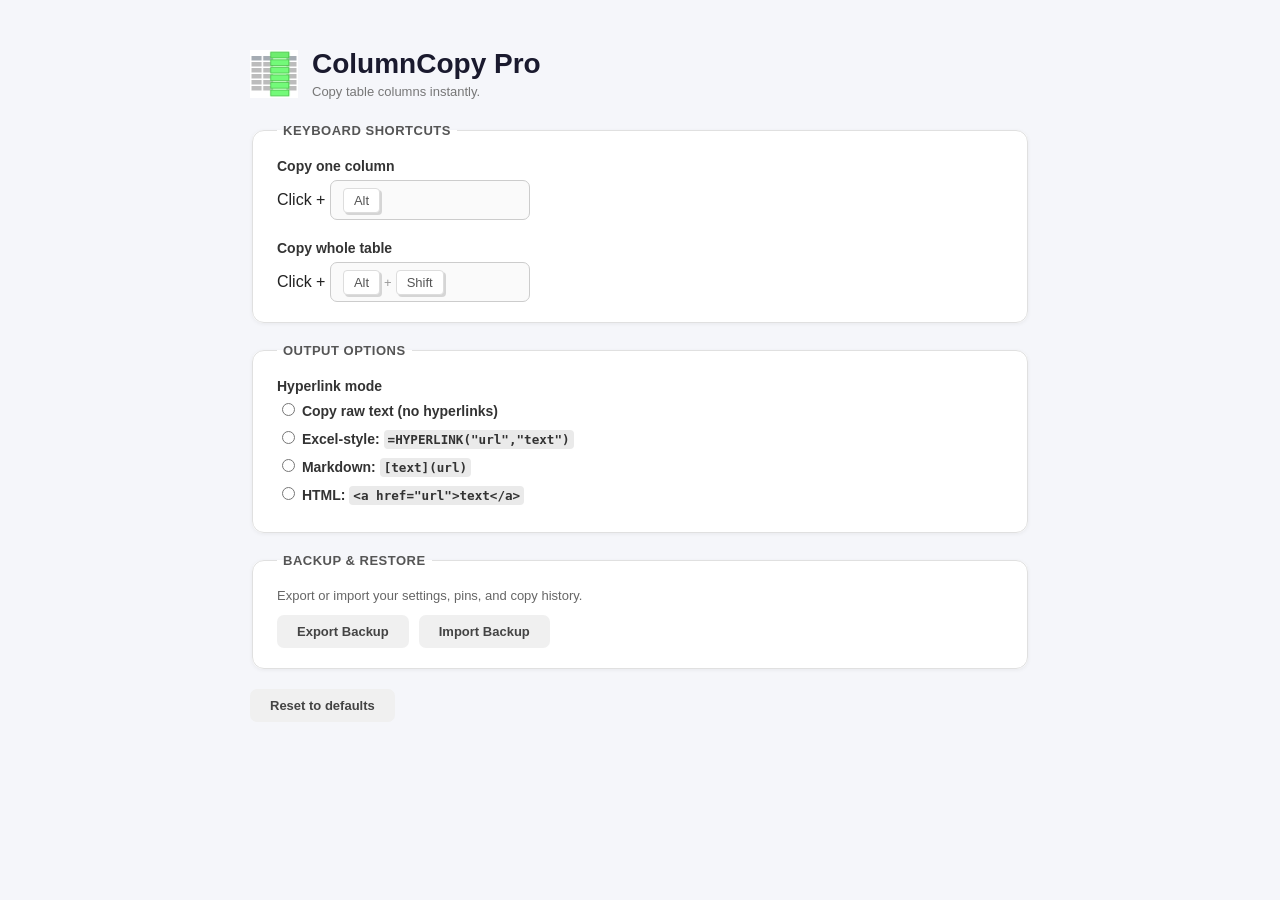
<file: src/options/index.html>
<!DOCTYPE html>
<html lang="en">
<head>
  <meta charset="utf-8">
  <meta name="viewport" content="width=device-width">
  <title>ColumnCopy Pro &mdash; Settings</title>
  <link rel="stylesheet" href="options.css">
</head>
<body>
<div id="container">

  <div id="header-row">
    <img id="icon" src="../../icons/icon48.png" alt="ColumnCopy">
    <div>
      <h1>ColumnCopy Pro</h1>
      <p id="tagline">Copy table columns instantly.</p>
    </div>
  </div>

  <form>
    <fieldset>
      <legend>Keyboard shortcuts</legend>
      <div class="form-item">
        <label>Copy one column</label>
        <span>Click + </span>
        <span class="input" id="columnHotkey"><span class="key">Alt</span></span>
      </div>
      <div class="form-item" id="table-hotkey-row">
        <label>Copy whole table</label>
        <span>Click + </span>
        <span class="input" id="tableHotkey"><span class="key">Alt</span><span class="sep">+</span><span class="key">Shift</span></span>
      </div>
    </fieldset>

    <fieldset>
      <legend>Output options</legend>
      <div class="form-item">
        <label>Hyperlink mode</label>
        <div>
          <label class="radio-label">
            <input type="radio" name="hyperlinkMode" id="hyperlinkMode-off" value="off">
            Copy raw text (no hyperlinks)
          </label>
          <label class="radio-label">
            <input type="radio" name="hyperlinkMode" id="hyperlinkMode-excel" value="excel">
            Excel-style: <code>=HYPERLINK("url","text")</code>
          </label>
          <label class="radio-label">
            <input type="radio" name="hyperlinkMode" id="hyperlinkMode-markdown" value="markdown">
            Markdown: <code>[text](url)</code>
          </label>
          <label class="radio-label">
            <input type="radio" name="hyperlinkMode" id="hyperlinkMode-html" value="html">
            HTML: <code>&lt;a href="url"&gt;text&lt;/a&gt;</code>
          </label>
        </div>
      </div>
    </fieldset>

    <fieldset>
      <legend>Backup &amp; Restore</legend>
      <div class="form-item backup-restore-item">
        <p class="description">Export or import your settings, pins, and copy history.</p>
        <div class="button-group">
          <button type="button" id="exportBackup" class="btn btn-secondary">Export Backup</button>
          <button type="button" id="importBackupBtn" class="btn btn-secondary">Import Backup</button>
          <input type="file" id="importFileInput" accept=".json" style="display: none;">
        </div>
        <div id="backup-status-msg" class="status-msg hidden"></div>
      </div>
    </fieldset>

    <div id="actions-row">
      <button id="resetDefault" class="btn btn-secondary">Reset to defaults</button>
      <span id="saved-msg" class="hidden">&#10003; Saved</span>
    </div>
  </form>

</div>
<script src="../../js/jquery/jquery.js"></script>
<script src="../../js/jquery.hotkeys/jquery.hotkeys.js"></script>
<script src="../shared/shared.js"></script>
<script src="options.js"></script>
</body>
</html>
</file>
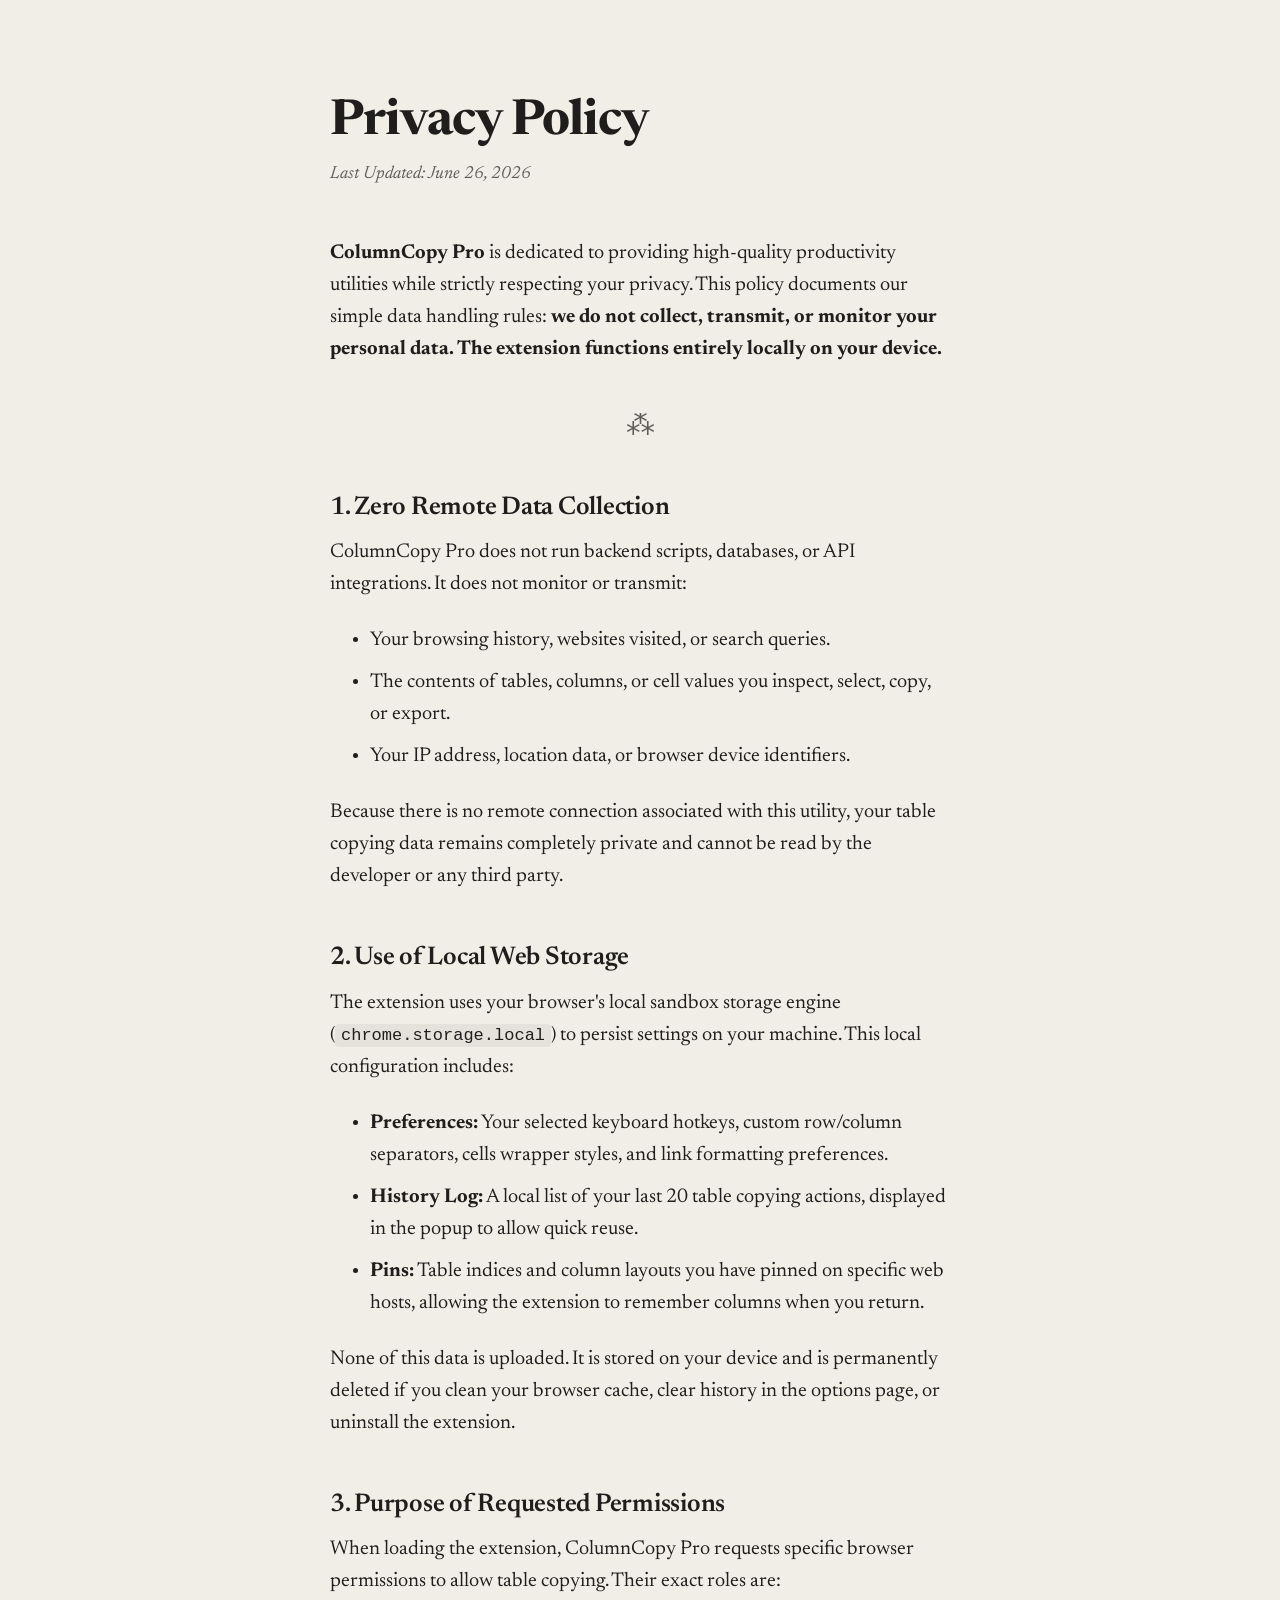
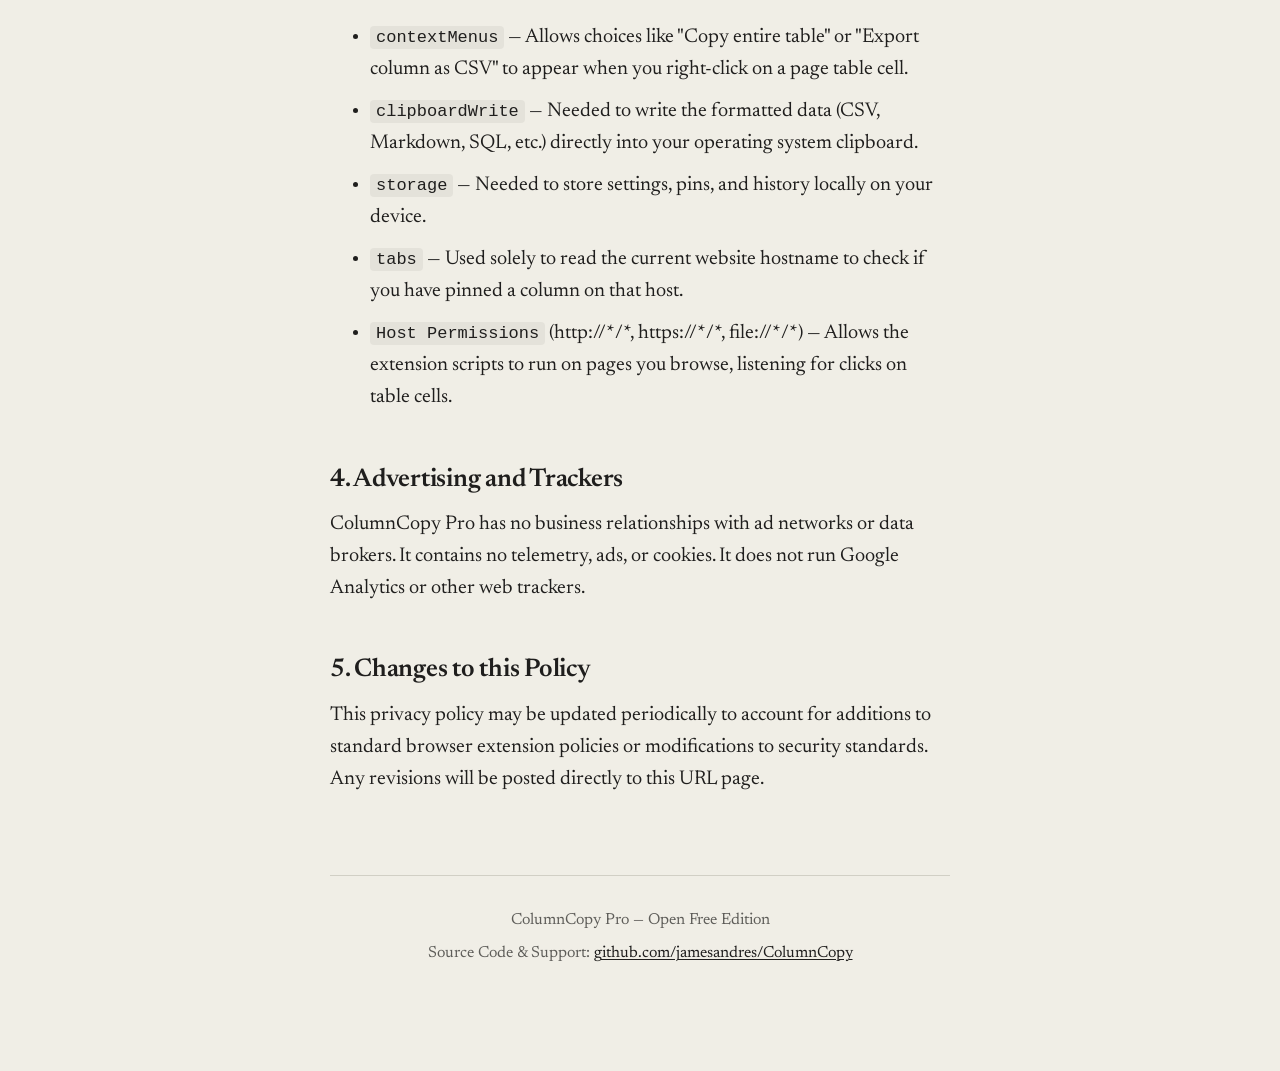
<file: privacy-policy.html>
<!DOCTYPE html>
<html lang="en">
<head>
  <meta charset="utf-8">
  <meta name="viewport" content="width=device-width, initial-scale=1.0">
  <title>Privacy Policy — ColumnCopy Pro</title>
  <link rel="preconnect" href="https://fonts.googleapis.com">
  <link rel="preconnect" href="https://fonts.gstatic.com" crossorigin>
  <link href="https://fonts.googleapis.com/css2?family=Newsreader:ital,opsz,wght@0,6..72,400;0,6..72,500;0,6..72,600;1,6..72,400&display=swap" rel="stylesheet">
  <style>
    :root {
      --bg: #f0eee6;
      --text: #1f1e1d;
      --text-secondary: #5e5d59;
      --border: #d1cfc5;
      --link-hover: #5e5d59;
      --selection: rgba(0, 100, 255, 0.26);
    }

    /* Dark Mode Inversion (Standard CWS preferences-color-scheme) */
    @media (prefers-color-scheme: dark) {
      :root {
        --bg: #1f1e1d;
        --text: #f0eee6;
        --text-secondary: #b0aea5;
        --border: #3d3d3a;
        --link-hover: #b0aea5;
      }
    }

    * {
      box-sizing: border-box;
      margin: 0;
      padding: 0;
    }

    body {
      background-color: var(--bg);
      color: var(--text);
      font-family: "Newsreader", "Georgia", "Times New Roman", serif;
      font-size: 1.25rem;
      line-height: 1.6;
      padding: 6rem 20px;
      -webkit-font-smoothing: antialiased;
      transition: background-color 0.2s linear, color 0.2s linear;
    }

    ::selection {
      background-color: var(--selection);
      color: inherit;
    }

    .container {
      max-width: 38.75rem; /* 620px — narrow readable column matching darioamodei.com */
      margin: 0 auto;
    }

    header {
      margin-bottom: 3rem;
    }

    h1.title {
      font-size: 3.1rem;
      font-weight: 700;
      line-height: 1.1;
      margin-bottom: 0.2em;
      color: var(--text);
      letter-spacing: -0.02em;
    }

    .subtitle {
      font-size: 1.1rem;
      color: var(--text-secondary);
      font-style: italic;
      margin-bottom: 1.5em;
    }

    h2 {
      font-size: 1.6rem;
      font-weight: 600;
      line-height: 1.2;
      margin-top: 2em;
      margin-bottom: 0.5em;
      color: var(--text);
      letter-spacing: -0.01em;
    }

    p {
      margin-bottom: 1.2em;
    }

    ul {
      margin-bottom: 1.2em;
      padding-left: 2em;
    }

    li {
      margin-bottom: 0.5em;
    }

    a {
      color: var(--text);
      text-decoration: underline;
      text-underline-offset: 0.15em;
      text-decoration-thickness: 0.08em;
      transition: color 0.2s linear;
    }

    a:hover {
      color: var(--link-hover);
    }

    .badge {
      font-family: "SF Mono", "Fira Code", monospace;
      font-size: 0.85em;
      background-color: rgba(0, 0, 0, 0.05);
      padding: 2px 6px;
      border-radius: 4px;
    }

    @media (prefers-color-scheme: dark) {
      .badge {
        background-color: rgba(255, 255, 255, 0.08);
      }
    }

    hr.dinkus {
      border: none;
      margin: 3rem 0;
      text-align: center;
    }

    hr.dinkus::after {
      content: "⁂";
      display: block;
      font-size: 1.8rem;
      color: var(--text-secondary);
      line-height: 1;
    }

    footer {
      margin-top: 5rem;
      padding-top: 2rem;
      border-top: 1px solid var(--border);
      font-size: 1rem;
      color: var(--text-secondary);
      text-align: center;
    }

    footer p {
      margin-bottom: 0.5em;
    }
  </style>
</head>
<body>

  <div class="container">
    <header>
      <h1 class="title">Privacy Policy</h1>
      <p class="subtitle">Last Updated: June 26, 2026</p>
    </header>

    <section>
      <p><strong>ColumnCopy Pro</strong> is dedicated to providing high-quality productivity utilities while strictly respecting your privacy. This policy documents our simple data handling rules: <strong>we do not collect, transmit, or monitor your personal data. The extension functions entirely locally on your device.</strong></p>
    </section>

    <hr class="dinkus">

    <section>
      <h2>1. Zero Remote Data Collection</h2>
      <p>ColumnCopy Pro does not run backend scripts, databases, or API integrations. It does not monitor or transmit:</p>
      <ul>
        <li>Your browsing history, websites visited, or search queries.</li>
        <li>The contents of tables, columns, or cell values you inspect, select, copy, or export.</li>
        <li>Your IP address, location data, or browser device identifiers.</li>
      </ul>
      <p>Because there is no remote connection associated with this utility, your table copying data remains completely private and cannot be read by the developer or any third party.</p>
    </section>

    <section>
      <h2>2. Use of Local Web Storage</h2>
      <p>The extension uses your browser's local sandbox storage engine (<span class="badge">chrome.storage.local</span>) to persist settings on your machine. This local configuration includes:</p>
      <ul>
        <li><strong>Preferences:</strong> Your selected keyboard hotkeys, custom row/column separators, cells wrapper styles, and link formatting preferences.</li>
        <li><strong>History Log:</strong> A local list of your last 20 table copying actions, displayed in the popup to allow quick reuse.</li>
        <li><strong>Pins:</strong> Table indices and column layouts you have pinned on specific web hosts, allowing the extension to remember columns when you return.</li>
      </ul>
      <p>None of this data is uploaded. It is stored on your device and is permanently deleted if you clean your browser cache, clear history in the options page, or uninstall the extension.</p>
    </section>

    <section>
      <h2>3. Purpose of Requested Permissions</h2>
      <p>When loading the extension, ColumnCopy Pro requests specific browser permissions to allow table copying. Their exact roles are:</p>
      <ul>
        <li><span class="badge">contextMenus</span> — Allows choices like "Copy entire table" or "Export column as CSV" to appear when you right-click on a page table cell.</li>
        <li><span class="badge">clipboardWrite</span> — Needed to write the formatted data (CSV, Markdown, SQL, etc.) directly into your operating system clipboard.</li>
        <li><span class="badge">storage</span> — Needed to store settings, pins, and history locally on your device.</li>
        <li><span class="badge">tabs</span> — Used solely to read the current website hostname to check if you have pinned a column on that host.</li>
        <li><span class="badge">Host Permissions</span> (http://*/*, https://*/*, file://*/*) — Allows the extension scripts to run on pages you browse, listening for clicks on table cells.</li>
      </ul>
    </section>

    <section>
      <h2>4. Advertising and Trackers</h2>
      <p>ColumnCopy Pro has no business relationships with ad networks or data brokers. It contains no telemetry, ads, or cookies. It does not run Google Analytics or other web trackers.</p>
    </section>

    <section>
      <h2>5. Changes to this Policy</h2>
      <p>This privacy policy may be updated periodically to account for additions to standard browser extension policies or modifications to security standards. Any revisions will be posted directly to this URL page.</p>
    </section>

    <footer>
      <p>ColumnCopy Pro &mdash; Open Free Edition</p>
      <p>Source Code & Support: <a href="https://github.com/jamesandres/ColumnCopy" target="_blank" rel="noopener noreferrer">github.com/jamesandres/ColumnCopy</a></p>
    </footer>
  </div>

</body>
</html>
</file>
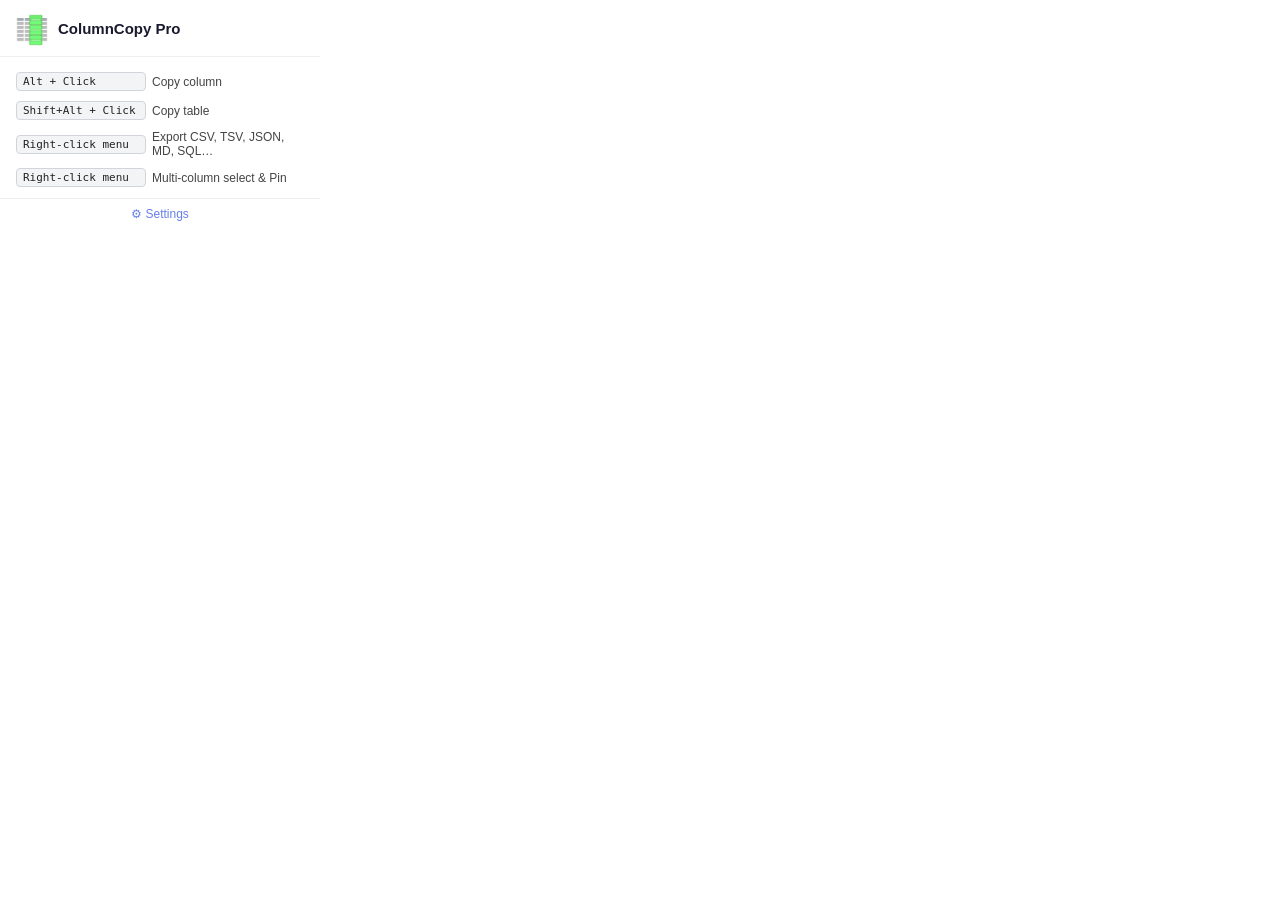
<file: src/popup/popup.html>
<!DOCTYPE html>
<html lang="en">
<head>
  <meta charset="utf-8">
  <title>ColumnCopy Pro</title>
  <link rel="stylesheet" href="popup.css">
</head>
<body>
  <div id="header">
    <img src="../../icons/icon48.png" alt="ColumnCopy" id="logo">
    <div>
      <div id="title">ColumnCopy Pro</div>
    </div>
  </div>

  <div id="shortcuts">
    <div class="sc-row">
      <span class="sc-key">Alt + Click</span>
      <span class="sc-label">Copy column</span>
    </div>
    <div class="sc-row pro-row">
      <span class="sc-key">Shift+Alt + Click</span>
      <span class="sc-label">Copy table</span>
    </div>
    <div class="sc-row pro-row">
      <span class="sc-key">Right-click menu</span>
      <span class="sc-label">Export CSV, TSV, JSON, MD, SQL&hellip;</span>
    </div>
    <div class="sc-row pro-row">
      <span class="sc-key">Right-click menu</span>
      <span class="sc-label">Multi-column select &amp; Pin</span>
    </div>
  </div>

  <div id="pinned-section" class="hidden">
    <div id="pinned-title">&#128204; Pinned Columns</div>
    <ul id="pinned-list"></ul>
  </div>

  <div id="history-section" class="hidden">
    <div id="history-title">Recent Copies</div>
    <div id="history-search-wrap">
      <input id="history-search" type="text" placeholder="&#128269; Search history&hellip;" autocomplete="off" spellcheck="false">
    </div>
    <ul id="history-list">
      <li class="history-empty">No copies yet &mdash; Alt+Click any table cell!</li>
    </ul>
  </div>

  <div id="footer">
    <a href="#" id="options-link">&#9881; Settings</a>
  </div>

  <script src="popup.js"></script>
</body>
</html>
</file>
<file: src/options/options.css>
*,*::before,*::after{box-sizing:border-box}
html,body{margin:0;padding:0;font-family:"Helvetica Neue",Helvetica,Arial,sans-serif;background:#f5f6fa;color:#222}
.hidden{display:none!important}

#container{min-width:640px;max-width:780px;width:90%;margin:3em auto 4em}

#header-row{display:flex;align-items:center;gap:14px;margin-bottom:24px}
#icon{height:48px;width:48px;flex-shrink:0}
h1{font-size:28px;font-weight:700;color:#1a1a2e;margin:0 0 4px;display:flex;align-items:center;gap:10px}
#pro-title-badge{font-size:13px;font-weight:700;background:linear-gradient(135deg,#667eea,#764ba2);color:#fff;padding:2px 10px;border-radius:20px;vertical-align:middle}
#tagline{margin:0;font-size:13px;color:#777}

/* Code element */
code {
  background: #eaeaea;
  padding: 2px 4px;
  border-radius: 4px;
  font-family: Consolas, Monaco, 'Andale Mono', 'Ubuntu Mono', monospace;
  font-size: 90%;
}

/* Backup & Restore styling */
.backup-restore-item {
  display: flex;
  flex-direction: column;
  gap: 12px;
}
.backup-restore-item .description {
  margin: 0;
  font-size: 13px;
  color: #666;
}
.backup-restore-item .button-group {
  display: flex;
  gap: 10px;
}
.status-msg {
  font-size: 13px;
  padding: 8px 12px;
  border-radius: 6px;
  margin-top: 8px;
}

/* Fieldsets */
fieldset{background:#fff;border:1px solid #e0e0e0;border-radius:12px;padding:20px 24px;margin-bottom:20px;box-shadow:0 1px 4px rgba(0,0,0,.06)}
legend{font-size:13px;font-weight:600;color:#555;text-transform:uppercase;letter-spacing:.5px;padding:0 6px}
.form-item{margin-bottom:20px}
.form-item:last-child{margin-bottom:0}
.form-item label{display:block;font-size:14px;font-weight:600;color:#333;margin-bottom:6px}
.input{display:inline-flex;align-items:center;min-height:40px;min-width:200px;padding:4px 12px;border:1px solid #ccc;border-radius:7px;background:#fafafa;color:#555;cursor:pointer;transition:border .15s,box-shadow .15s}
.input.focus{border-color:rgba(82,168,236,.8);box-shadow:0 0 0 3px rgba(82,168,236,.2);outline:none}
.key{display:inline-block;padding:4px 10px;border:1px solid #ddd;border-radius:4px;box-shadow:2px 2px 0 rgba(0,0,0,.15);font-size:13px;background:#fff}
.sep{display:inline-block;padding:0 4px;font-size:13px;color:#999}

.radio-label{display:flex;align-items:flex-start;gap:8px;font-size:13px;color:#444;margin-bottom:8px;cursor:pointer;line-height:1.5}

#actions-row{display:flex;align-items:center;gap:14px;margin-top:4px}
.btn{padding:9px 20px;border-radius:7px;border:none;font-size:13px;font-weight:600;cursor:pointer;font-family:inherit;transition:opacity .15s}
.btn-secondary{background:#f0f0f0;color:#444}
.btn-secondary:hover{background:#e4e4e4}
#saved-msg{font-size:13px;color:#166534;font-weight:500}

.opt-toast{position:fixed;bottom:24px;right:24px;background:#1a1a2e;color:#fff;padding:10px 18px;border-radius:8px;font-size:13px;box-shadow:0 4px 20px rgba(0,0,0,.2);opacity:0;transform:translateY(8px);transition:opacity .25s,transform .25s;z-index:9999}
.opt-toast.visible{opacity:1;transform:translateY(0)}
.opt-toast a{color:#a78bfa}

/* Dark Mode */
@media (prefers-color-scheme: dark) {
  html, body {
    background: #0f172a;
    color: #e2e8f0;
  }
  h1 {
    color: #f8fafc;
  }
  #tagline {
    color: #94a3b8;
  }
  fieldset {
    background: #1e293b;
    border-color: #334155;
    box-shadow: 0 1px 4px rgba(0,0,0,.3);
  }
  legend {
    color: #94a3b8;
  }
  .form-item label {
    color: #f1f5f9;
  }
  .backup-restore-item .description {
    color: #94a3b8;
  }
  .input {
    background: #1e293b;
    border-color: #475569;
    color: #e2e8f0;
  }
  .input.focus {
    border-color: #38bdf8;
    box-shadow: 0 0 0 3px rgba(56,189,248,.15);
  }
  .key {
    background: #334155;
    border-color: #475569;
    box-shadow: 2px 2px 0 rgba(0,0,0,.4);
    color: #f1f5f9;
  }
  .sep {
    color: #64748b;
  }
  .radio-label {
    color: #cbd5e1;
  }
  code {
    background: #334155;
    color: #f1f5f9;
  }
  .btn-secondary {
    background: #334155;
    color: #f1f5f9;
  }
  .btn-secondary:hover {
    background: #475569;
  }
  .msg-success {
    background: #064e3b;
    color: #a7f3d0;
  }
  .msg-error {
    background: #7f1d1d;
    color: #fca5a5;
  }
  .opt-toast {
    background: #1e293b;
    box-shadow: 0 4px 20px rgba(0,0,0,.5);
    border: 1px solid #334155;
  }
  #saved-msg {
    color: #4ade80;
  }
}
</file>
<file: src/popup/popup.css>
*{box-sizing:border-box;margin:0;padding:0}
body{width:320px;font-family:-apple-system,BlinkMacSystemFont,"Segoe UI",Roboto,Helvetica,Arial,sans-serif;font-size:13px;color:#222;background:#fff}
.hidden{display:none!important}

#header{display:flex;align-items:center;gap:10px;padding:14px 16px 10px;border-bottom:1px solid #eee}
#logo{width:32px;height:32px}
#title{font-size:15px;font-weight:700;color:#1a1a2e;margin-bottom:3px}


#shortcuts{padding:10px 16px 6px;border-bottom:1px solid #eee}
.sc-row{display:flex;align-items:center;gap:6px;padding:5px 0}
.sc-key{font-family:"SF Mono","Fira Code",monospace;font-size:11px;background:#f3f4f6;border:1px solid #d1d5db;border-radius:4px;padding:2px 6px;white-space:nowrap;min-width:130px}
.sc-label{flex:1;font-size:12px;color:#444}

/* ── Pinned columns ── */
#pinned-section{border-bottom:1px solid #eee}
#pinned-title{font-size:11px;font-weight:600;color:#888;text-transform:uppercase;letter-spacing:.6px;padding:8px 16px 4px}
#pinned-list{list-style:none;padding:0 0 4px}
.pinned-item{display:flex;align-items:center;gap:6px;padding:5px 10px 5px 16px;border-top:1px solid #f5f5f5}
.pinned-item:hover{background:#fafafa}
.pin-label{flex:1;font-size:12px;color:#444;overflow:hidden;text-overflow:ellipsis;white-space:nowrap}
.pin-copy-btn{font-size:11px;background:#667eea;color:#fff;border:none;padding:2px 9px;border-radius:4px;cursor:pointer;font-family:inherit;transition:background .15s}
.pin-copy-btn:hover{background:#5a6fd6}
.pin-del-btn{font-size:11px;background:none;color:#bbb;border:none;cursor:pointer;padding:2px 4px;font-family:inherit}
.pin-del-btn:hover{color:#e53e3e}

/* ── History ── */
#history-section{border-bottom:1px solid #eee}
#history-title{font-size:11px;font-weight:600;color:#888;text-transform:uppercase;letter-spacing:.6px;padding:8px 16px 4px}
#history-search-wrap{padding:0 16px 6px}
#history-search{width:100%;font-size:12px;padding:5px 10px;border:1px solid #e0e0e0;border-radius:6px;outline:none;font-family:inherit;color:#444;background:#fafafa}
#history-search:focus{border-color:#667eea;box-shadow:0 0 0 2px rgba(102,126,234,.15)}
#history-list{list-style:none;max-height:160px;overflow-y:auto;padding:0 0 4px}
.history-empty{font-size:12px;color:#aaa;padding:8px 16px;font-style:italic}
.history-item{display:flex;align-items:center;gap:6px;padding:5px 16px;border-top:1px solid #f5f5f5}
.history-item:hover{background:#fafafa}
.h-type{font-size:11px;font-weight:600;color:#667eea;min-width:58px;white-space:nowrap}
.h-preview{flex:1;font-size:11px;color:#555;overflow:hidden;text-overflow:ellipsis;white-space:nowrap}
.h-time{font-size:10px;color:#aaa;white-space:nowrap}

#footer{display:flex;align-items:center;justify-content:center;gap:8px;padding:8px 16px}
#footer a{font-size:12px;color:#667eea;text-decoration:none}
#footer a:hover{text-decoration:underline}
.sep{color:#ccc}

/* Dark Mode */
@media (prefers-color-scheme: dark) {
  body {
    background: #0f172a;
    color: #e2e8f0;
  }
  #header {
    border-bottom-color: #334155;
  }
  #title {
    color: #f8fafc;
  }
  #shortcuts {
    border-bottom-color: #334155;
  }
  .sc-key {
    background: #334155;
    border-color: #475569;
    color: #f1f5f9;
  }
  .sc-label {
    color: #cbd5e1;
  }
  #pinned-section {
    border-bottom-color: #334155;
  }
  #pinned-title {
    color: #64748b;
  }
  .pinned-item {
    border-top-color: #1e293b;
  }
  .pinned-item:hover {
    background: #1e293b;
  }
  .pin-label {
    color: #cbd5e1;
  }
  .pin-copy-btn {
    background: #4f46e5;
    color: #fff;
  }
  .pin-copy-btn:hover {
    background: #4338ca;
  }
  .pin-del-btn {
    color: #64748b;
  }
  .pin-del-btn:hover {
    color: #f87171;
  }
  #history-section {
    border-bottom-color: #334155;
  }
  #history-title {
    color: #64748b;
  }
  #history-search {
    border-color: #334155;
    background: #1e293b;
    color: #f1f5f9;
  }
  #history-search:focus {
    border-color: #6366f1;
    box-shadow: 0 0 0 2px rgba(99, 102, 241, 0.2);
  }
  .history-empty {
    color: #64748b;
  }
  .history-item {
    border-top-color: #1e293b;
  }
  .history-item:hover {
    background: #1e293b;
  }
  .h-type {
    color: #818cf8;
  }
  .h-preview {
    color: #cbd5e1;
  }
  .h-time {
    color: #64748b;
  }
  #footer a {
    color: #818cf8;
  }
  .sep {
    color: #475569;
  }
}
</file>
